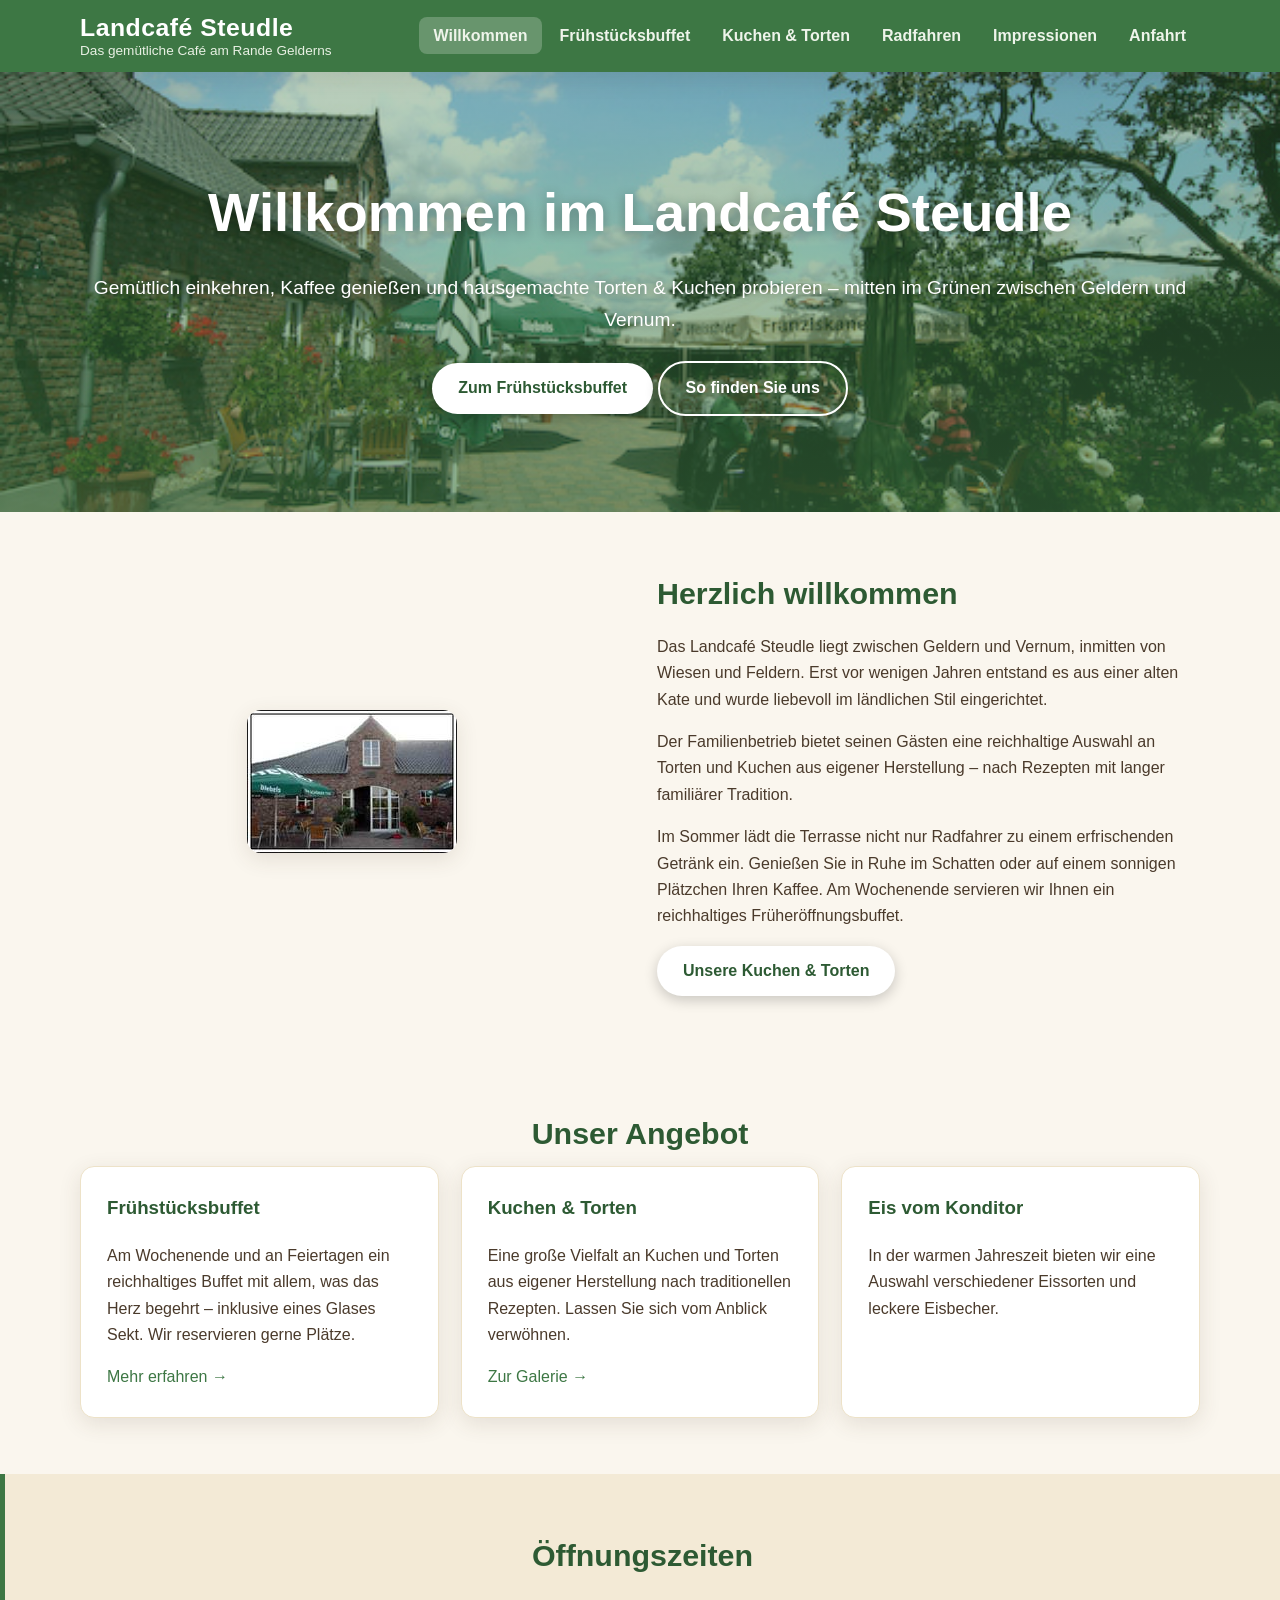
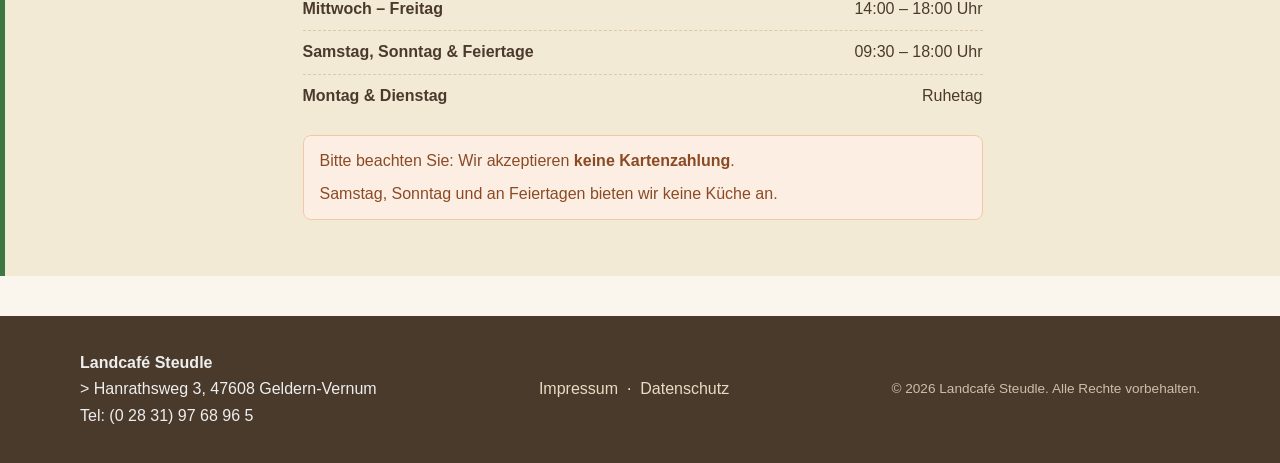
<file: www.landcafe-steudle.de/index.html>
<!DOCTYPE html>
<html lang="de">
<head>
<meta charset="utf-8">
<meta name="viewport" content="width=device-width, initial-scale=1">
<title>Landcafé Steudle – Gemütliches Café bei Geldern</title>
<meta name="description" content="Das Landcafé Steudle zwischen Geldern und Vernum: Kuchen und Torten aus eigener Herstellung, Frühstücksbuffet am Wochenende, Eis vom Konditor und eine gemütliche Terrasse entlang der Geldern-Route.">
<meta name="author" content="Landcafé Steudle">
<link rel="stylesheet" href="assets/css/style.css">
</head>
<body>

<header class="site-header">
  <div class="container header-inner">
    <div class="brand">
      <a class="name" href="index.html">Landcafé Steudle</a>
      <span class="tagline">Das gemütliche Café am Rande Gelderns</span>
    </div>
    <button class="nav-toggle" aria-label="Menü öffnen">☰</button>
    <nav class="main-nav" aria-label="Hauptnavigation">
      <ul>
        <li><a class="active" href="index.html">Willkommen</a></li>
        <li><a href="fruehstuecksbuffet.html">Frühstücksbuffet</a></li>
        <li><a href="kuchen-und-torten.html">Kuchen &amp; Torten</a></li>
        <li><a href="radfahren.html">Radfahren</a></li>
        <li><a href="impressionen.html">Impressionen</a></li>
        <li><a href="anfahrt.html">Anfahrt</a></li>
      </ul>
    </nav>
  </div>
</header>

<section class="hero">
  <div class="container">
    <h1>Willkommen im Landcafé Steudle</h1>
    <p>Gemütlich einkehren, Kaffee genießen und hausgemachte Torten &amp; Kuchen probieren – mitten im Grünen zwischen Geldern und Vernum.</p>
    <a class="btn" href="fruehstuecksbuffet.html">Zum Frühstücksbuffet</a>
    <a class="btn btn-ghost" href="anfahrt.html">So finden Sie uns</a>
  </div>
</section>

<section>
  <div class="container intro-grid">
    <img src="assets/img/welcome.jpg" alt="Ein Blick in das Landcafé Steudle">
    <div>
      <h2 class="section-title" style="text-align:left;">Herzlich willkommen</h2>
      <p>Das Landcafé Steudle liegt zwischen Geldern und Vernum, inmitten von Wiesen und Feldern. Erst vor wenigen Jahren entstand es aus einer alten Kate und wurde liebevoll im ländlichen Stil eingerichtet.</p>
      <p>Der Familienbetrieb bietet seinen Gästen eine reichhaltige Auswahl an Torten und Kuchen aus eigener Herstellung – nach Rezepten mit langer familiärer Tradition.</p>
      <p>Im Sommer lädt die Terrasse nicht nur Radfahrer zu einem erfrischenden Getränk ein. Genießen Sie in Ruhe im Schatten oder auf einem sonnigen Plätzchen Ihren Kaffee. Am Wochenende servieren wir Ihnen ein reichhaltiges Früheröffnungsbuffet.</p>
      <a class="btn" href="kuchen-und-torten.html">Unsere Kuchen &amp; Torten</a>
    </div>
  </div>
</section>

<section class="container">
  <h2 class="section-title">Unser Angebot</h2>
  <div class="flex-cards">
    <article class="card">
      <h3>Frühstücksbuffet</h3>
      <p>Am Wochenende und an Feiertagen ein reichhaltiges Buffet mit allem, was das Herz begehrt – inklusive eines Glases Sekt. Wir reservieren gerne Plätze.</p>
      <a href="fruehstuecksbuffet.html">Mehr erfahren →</a>
    </article>
    <article class="card">
      <h3>Kuchen &amp; Torten</h3>
      <p>Eine große Vielfalt an Kuchen und Torten aus eigener Herstellung nach traditionellen Rezepten. Lassen Sie sich vom Anblick verwöhnen.</p>
      <a href="kuchen-und-torten.html">Zur Galerie →</a>
    </article>
    <article class="card">
      <h3>Eis vom Konditor</h3>
      <p>In der warmen Jahreszeit bieten wir eine Auswahl verschiedener Eissorten und leckere Eisbecher.</p>
    </article>
  </div>
</section>

<section class="hours">
  <div class="container" style="max-width:680px;">
    <h2 class="section-title">Öffnungszeiten</h2>
    <ul>
      <li><span class="day">Mittwoch – Freitag</span><span>14:00 – 18:00 Uhr</span></li>
      <li><span class="day">Samstag, Sonntag &amp; Feiertage</span><span>09:30 – 18:00 Uhr</span></li>
      <li><span class="day">Montag &amp; Dienstag</span><span>Ruhetag</span></li>
    </ul>
    <div class="note">
      <p style="margin:0 0 6px;">Bitte beachten Sie: Wir akzeptieren <strong>keine Kartenzahlung</strong>.</p>
      <p style="margin:0;">Samstag, Sonntag und an Feiertagen bieten wir keine Küche an.</p>
    </div>
  </div>
</section>

<footer class="site-footer">
  <div class="container footer-inner">
    <div>
      <p style="margin:0;"><p style="margin:0;"><strong>Landcafé Steudle</strong><br>>
      Hanrathsweg 3, 47608 Geldern-Vernum<br>
      Tel: (0 28 31) 97 68 96 5</p>
    </div>
    <div>
      <a href="impressum.html">Impressum</a> &nbsp;·&nbsp; <a href="datenschutz.html">Datenschutz</a>
    </div>
    <p class="copy">© 2026 Landcafé Steudle. Alle Rechte vorbehalten.</p>
  </div>
</footer>

<script src="assets/js/main.js"></script>
</body>
</html>
</file>
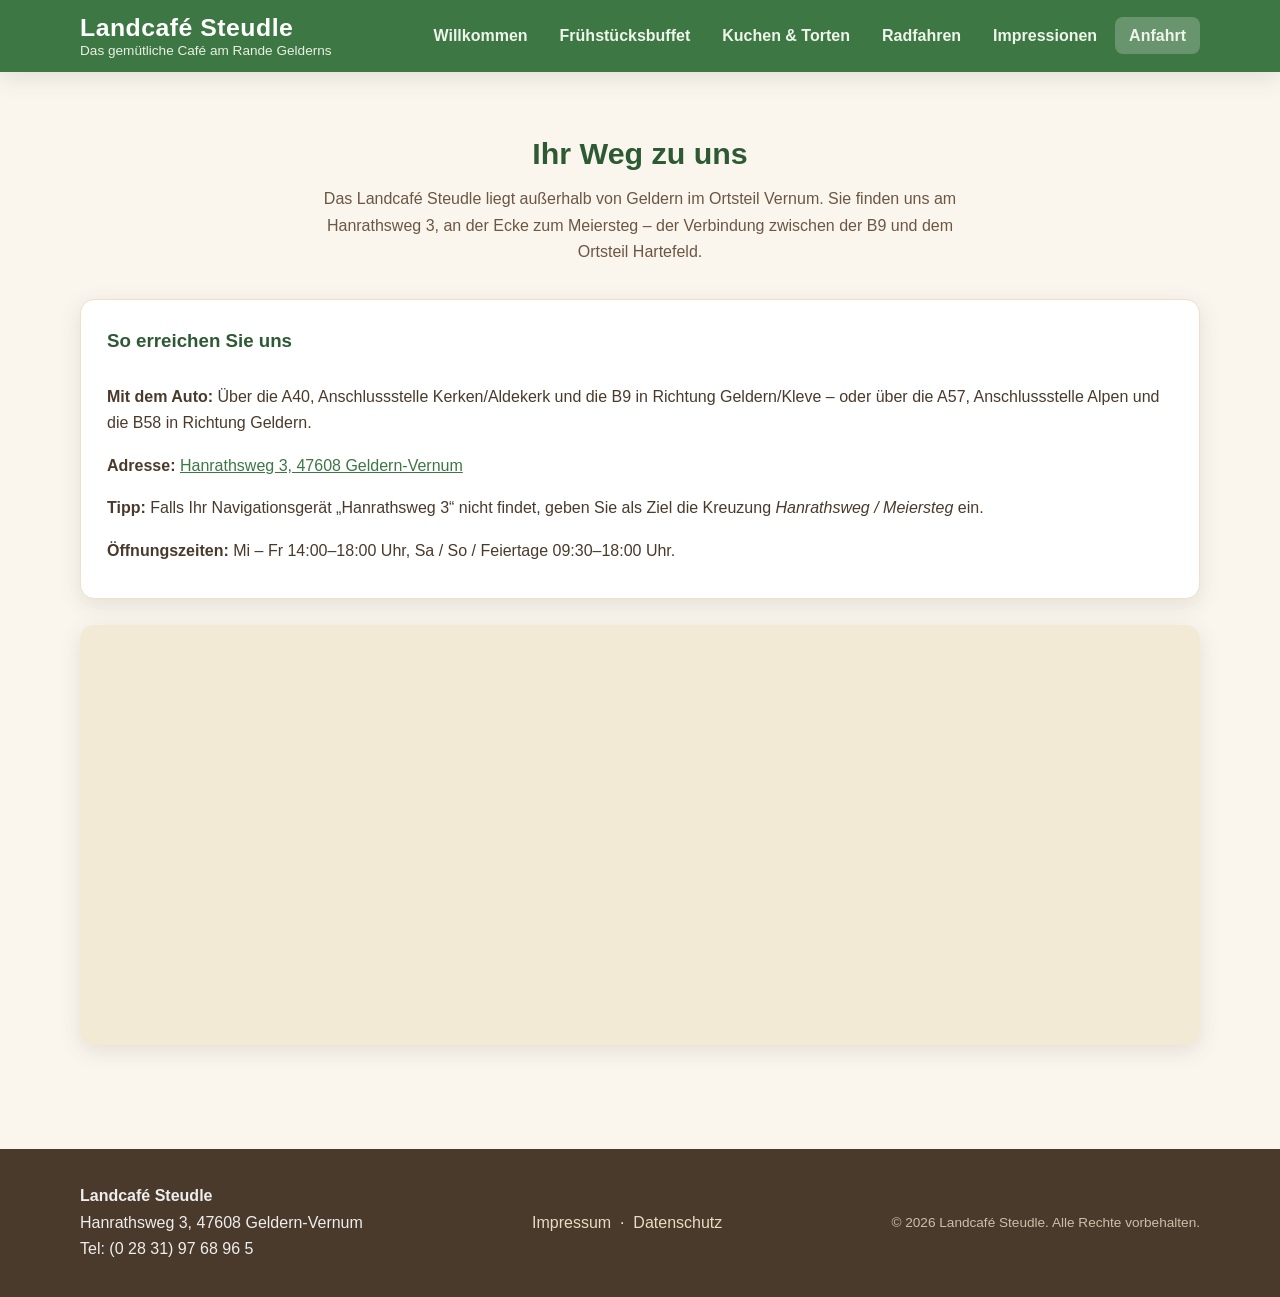
<file: www.landcafe-steudle.de/anfahrt.html>
<!DOCTYPE html>
<html lang="de">
<head>
<meta charset="utf-8">
<meta name="viewport" content="width=device-width, initial-scale=1">
<title>Anfahrt – Landcafé Steudle</title>
<meta name="description" content="Das Landcafé Steudle liegt außerhalb von Geldern im Ortsteil Vernum: Hanrathsweg 3, an der Ecke zum Meiersteg zwischen B9 und Hartefeld.">
<link rel="stylesheet" href="assets/css/style.css">
</head>
<body>

<header class="site-header">
  <div class="container header-inner">
    <div class="brand">
      <a class="name" href="index.html">Landcafé Steudle</a>
      <span class="tagline">Das gemütliche Café am Rande Gelderns</span>
    </div>
    <button class="nav-toggle" aria-label="Menü öffnen">☰</button>
    <nav class="main-nav" aria-label="Hauptnavigation">
      <ul>
        <li><a href="index.html">Willkommen</a></li>
        <li><a href="fruehstuecksbuffet.html">Frühstücksbuffet</a></li>
        <li><a href="kuchen-und-torten.html">Kuchen &amp; Torten</a></li>
        <li><a href="radfahren.html">Radfahren</a></li>
        <li><a href="impressionen.html">Impressionen</a></li>
        <li><a class="active" href="anfahrt.html">Anfahrt</a></li>
      </ul>
    </nav>
  </div>
</header>

<section>
  <div class="container">
    <h2 class="section-title">Ihr Weg zu uns</h2>
    <p class="section-sub" style="max-width:680px;margin-inline:auto;">Das Landcafé Steudle liegt außerhalb von Geldern im Ortsteil Vernum. Sie finden uns am Hanrathsweg 3, an der Ecke zum Meiersteg – der Verbindung zwischen der B9 und dem Ortsteil Hartefeld.</p>

    <div class="card" style="margin-bottom:26px;">
      <h3 style="color:var(--green-dark);">So erreichen Sie uns</h3>
      <ul class="contact-list">
        <li><strong>Mit dem Auto:</strong> Über die A40, Anschlussstelle Kerken/Aldekerk und die B9 in Richtung Geldern/Kleve – oder über die A57, Anschlussstelle Alpen und die B58 in Richtung Geldern.</li>
        <li><strong>Adresse:</strong> <a href="#" onclick="return openNav('Hanrathsweg 3, 47608 Geldern')" style="text-decoration:underline;">Hanrathsweg 3, 47608 Geldern-Vernum</a></li>
        <li><strong>Tipp:</strong> Falls Ihr Navigationsgerät „Hanrathsweg 3“ nicht findet, geben Sie als Ziel die Kreuzung <em>Hanrathsweg / Meiersteg</em> ein.</li>
        <li><strong>Öffnungszeiten:</strong> Mi – Fr 14:00–18:00 Uhr, Sa / So / Feiertage 09:30–18:00 Uhr.</li>
      </ul>
    </div>

    <iframe class="map-frame" title="Karte zum Landcafé Steudle" loading="lazy"
      src="https://www.openstreetmap.org/export/embed.html?bbox=6.3150%2C51.4700%2C6.3750%2C51.5250&amp;layer=mapnik&amp;marker=51.497605%2C6.345638">
    </iframe>
  </div>
</section>

<footer class="site-footer">
  <div class="container footer-inner">
    <div>
      <p style="margin:0;"><strong>Landcafé Steudle</strong><br>
      Hanrathsweg 3, 47608 Geldern-Vernum<br>
      Tel: (0 28 31) 97 68 96 5</p>
    </div>
    <div>
      <a href="impressum.html">Impressum</a> &nbsp;·&nbsp; <a href="datenschutz.html">Datenschutz</a>
    </div>
    <p class="copy">© 2026 Landcafé Steudle. Alle Rechte vorbehalten.</p>
  </div>
</footer>

<script src="assets/js/main.js"></script>
</body>
</html>
</file>
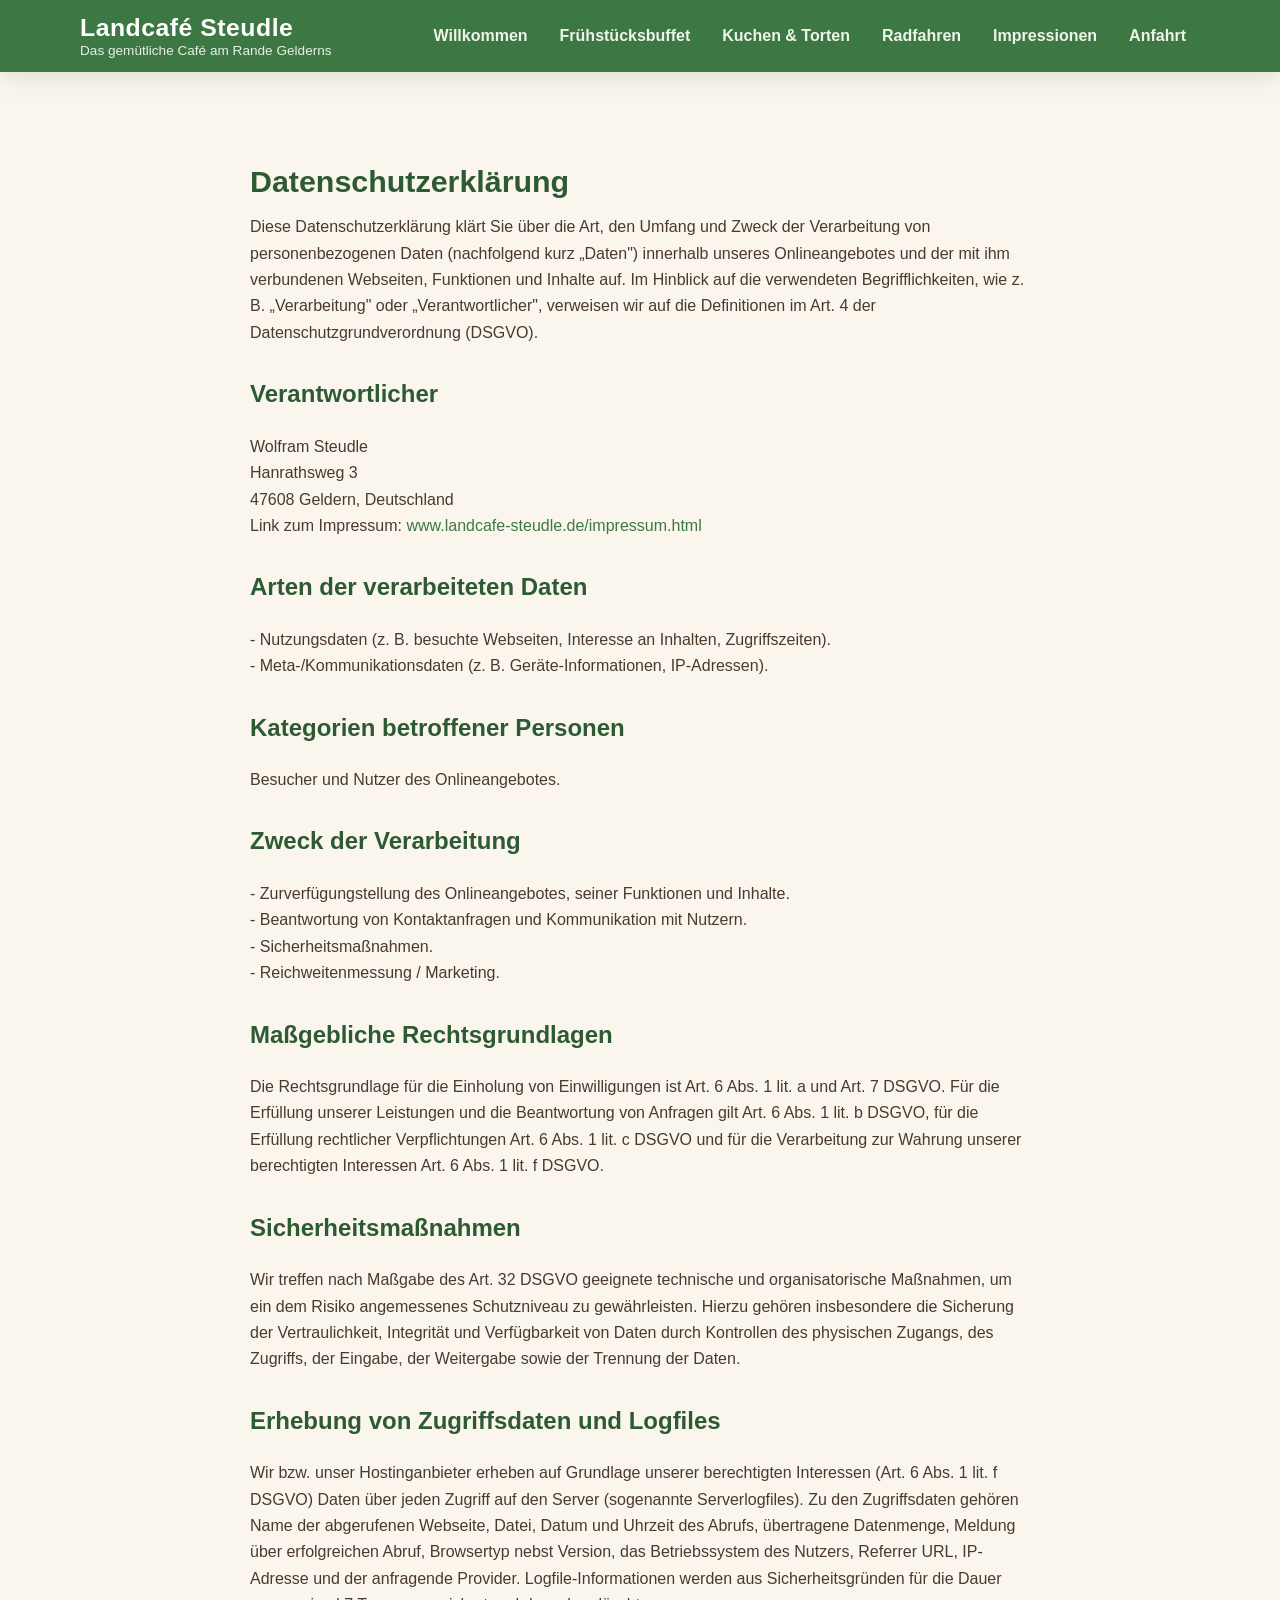
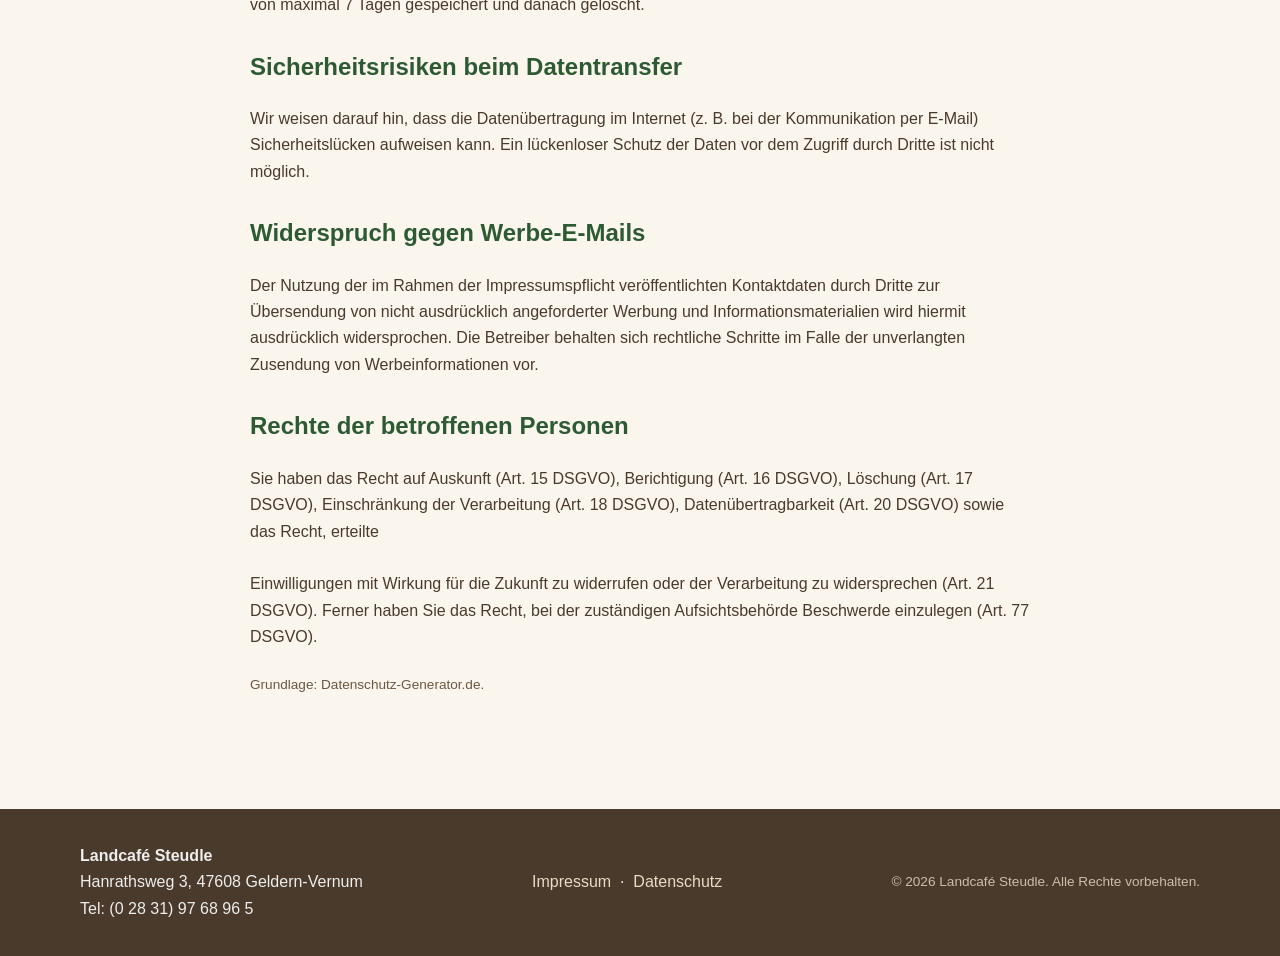
<file: www.landcafe-steudle.de/datenschutz.html>
<!DOCTYPE html>
<html lang="de">
<head>
<meta charset="utf-8">
<meta name="viewport" content="width=device-width, initial-scale=1">
<title>Datenschutzerklärung – Landcafé Steudle</title>
<link rel="stylesheet" href="assets/css/style.css">
</head>
<body>

<header class="site-header">
  <div class="container header-inner">
    <div class="brand">
      <a class="name" href="index.html">Landcafé Steudle</a>
      <span class="tagline">Das gemütliche Café am Rande Gelderns</span>
    </div>
    <button class="nav-toggle" aria-label="Menü öffnen">☰</button>
    <nav class="main-nav" aria-label="Hauptnavigation">
      <ul>
        <li><a href="index.html">Willkommen</a></li>
        <li><a href="fruehstuecksbuffet.html">Frühstücksbuffet</a></li>
        <li><a href="kuchen-und-torten.html">Kuchen &amp; Torten</a></li>
        <li><a href="radfahren.html">Radfahren</a></li>
        <li><a href="impressionen.html">Impressionen</a></li>
        <li><a href="anfahrt.html">Anfahrt</a></li>
      </ul>
    </nav>
  </div>
</header>

<section>
  <div class="container legal">
    <h2 class="section-title" style="text-align:left;">Datenschutzerklärung</h2>
    <p>Diese Datenschutzerklärung klärt Sie über die Art, den Umfang und Zweck der Verarbeitung von personenbezogenen Daten (nachfolgend kurz „Daten") innerhalb unseres Onlineangebotes und der mit ihm verbundenen Webseiten, Funktionen und Inhalte auf. Im Hinblick auf die verwendeten Begrifflichkeiten, wie z. B. „Verarbeitung" oder „Verantwortlicher", verweisen wir auf die Definitionen im Art. 4 der Datenschutzgrundverordnung (DSGVO).</p>

    <h2>Verantwortlicher</h2>
    <p>Wolfram Steudle<br>
    Hanrathsweg 3<br>
    47608 Geldern, Deutschland<br>
    Link zum Impressum: <a href="impressum.html">www.landcafe-steudle.de/impressum.html</a></p>

    <h2>Arten der verarbeiteten Daten</h2>
    <p>- Nutzungsdaten (z. B. besuchte Webseiten, Interesse an Inhalten, Zugriffszeiten).<br>
    - Meta-/Kommunikationsdaten (z. B. Geräte-Informationen, IP-Adressen).</p>

    <h2>Kategorien betroffener Personen</h2>
    <p>Besucher und Nutzer des Onlineangebotes.</p>

    <h2>Zweck der Verarbeitung</h2>
    <p>- Zurverfügungstellung des Onlineangebotes, seiner Funktionen und Inhalte.<br>
    - Beantwortung von Kontaktanfragen und Kommunikation mit Nutzern.<br>
    - Sicherheitsmaßnahmen.<br>
    - Reichweitenmessung / Marketing.</p>

    <h2>Maßgebliche Rechtsgrundlagen</h2>
    <p>Die Rechtsgrundlage für die Einholung von Einwilligungen ist Art. 6 Abs. 1 lit. a und Art. 7 DSGVO. Für die Erfüllung unserer Leistungen und die Beantwortung von Anfragen gilt Art. 6 Abs. 1 lit. b DSGVO, für die Erfüllung rechtlicher Verpflichtungen Art. 6 Abs. 1 lit. c DSGVO und für die Verarbeitung zur Wahrung unserer berechtigten Interessen Art. 6 Abs. 1 lit. f DSGVO.</p>

    <h2>Sicherheitsmaßnahmen</h2>
    <p>Wir treffen nach Maßgabe des Art. 32 DSGVO geeignete technische und organisatorische Maßnahmen, um ein dem Risiko angemessenes Schutzniveau zu gewährleisten. Hierzu gehören insbesondere die Sicherung der Vertraulichkeit, Integrität und Verfügbarkeit von Daten durch Kontrollen des physischen Zugangs, des Zugriffs, der Eingabe, der Weitergabe sowie der Trennung der Daten.</p>

    <h2>Erhebung von Zugriffsdaten und Logfiles</h2>
    <p>Wir bzw. unser Hostinganbieter erheben auf Grundlage unserer berechtigten Interessen (Art. 6 Abs. 1 lit. f DSGVO) Daten über jeden Zugriff auf den Server (sogenannte Serverlogfiles). Zu den Zugriffsdaten gehören Name der abgerufenen Webseite, Datei, Datum und Uhrzeit des Abrufs, übertragene Datenmenge, Meldung über erfolgreichen Abruf, Browsertyp nebst Version, das Betriebssystem des Nutzers, Referrer URL, IP-Adresse und der anfragende Provider. Logfile-Informationen werden aus Sicherheitsgründen für die Dauer von maximal 7 Tagen gespeichert und danach gelöscht.</p>

    <h2>Sicherheitsrisiken beim Datentransfer</h2>
    <p>Wir weisen darauf hin, dass die Datenübertragung im Internet (z. B. bei der Kommunikation per E-Mail) Sicherheitslücken aufweisen kann. Ein lückenloser Schutz der Daten vor dem Zugriff durch Dritte ist nicht möglich.</p>

    <h2>Widerspruch gegen Werbe-E-Mails</h2>
    <p>Der Nutzung der im Rahmen der Impressumspflicht veröffentlichten Kontaktdaten durch Dritte zur Übersendung von nicht ausdrücklich angeforderter Werbung und Informationsmaterialien wird hiermit ausdrücklich widersprochen. Die Betreiber behalten sich rechtliche Schritte im Falle der unverlangten Zusendung von Werbeinformationen vor.</p>

    <h2>Rechte der betroffenen Personen</h2>
    <p>Sie haben das Recht auf Auskunft (Art. 15 DSGVO), Berichtigung (Art. 16 DSGVO), Löschung (Art. 17 DSGVO), Einschränkung der Verarbeitung (Art. 18 DSGVO), Datenübertragbarkeit (Art. 20 DSGVO) sowie das Recht, erteilte<br><br>Einwilligungen mit Wirkung für die Zukunft zu widerrufen oder der Verarbeitung zu widersprechen (Art. 21 DSGVO). Ferner haben Sie das Recht, bei der zuständigen Aufsichtsbehörde Beschwerde einzulegen (Art. 77 DSGVO).</p>

    <p style="margin-top:24px;color:var(--brown-mid);font-size:.85rem;">Grundlage: Datenschutz-Generator.de.</p>
  </div>
</section>

<footer class="site-footer">
  <div class="container footer-inner">
    <div>
      <p style="margin:0;"><strong>Landcafé Steudle</strong><br>
      Hanrathsweg 3, 47608 Geldern-Vernum<br>
      Tel: (0 28 31) 97 68 96 5</p>
    </div>
    <div>
      <a href="impressum.html">Impressum</a> &nbsp;·&nbsp; <a href="datenschutz.html">Datenschutz</a>
    </div>
    <p class="copy">© 2026 Landcafé Steudle. Alle Rechte vorbehalten.</p>
  </div>
</footer>

<script src="assets/js/main.js"></script>
</body>
</html>
</file>
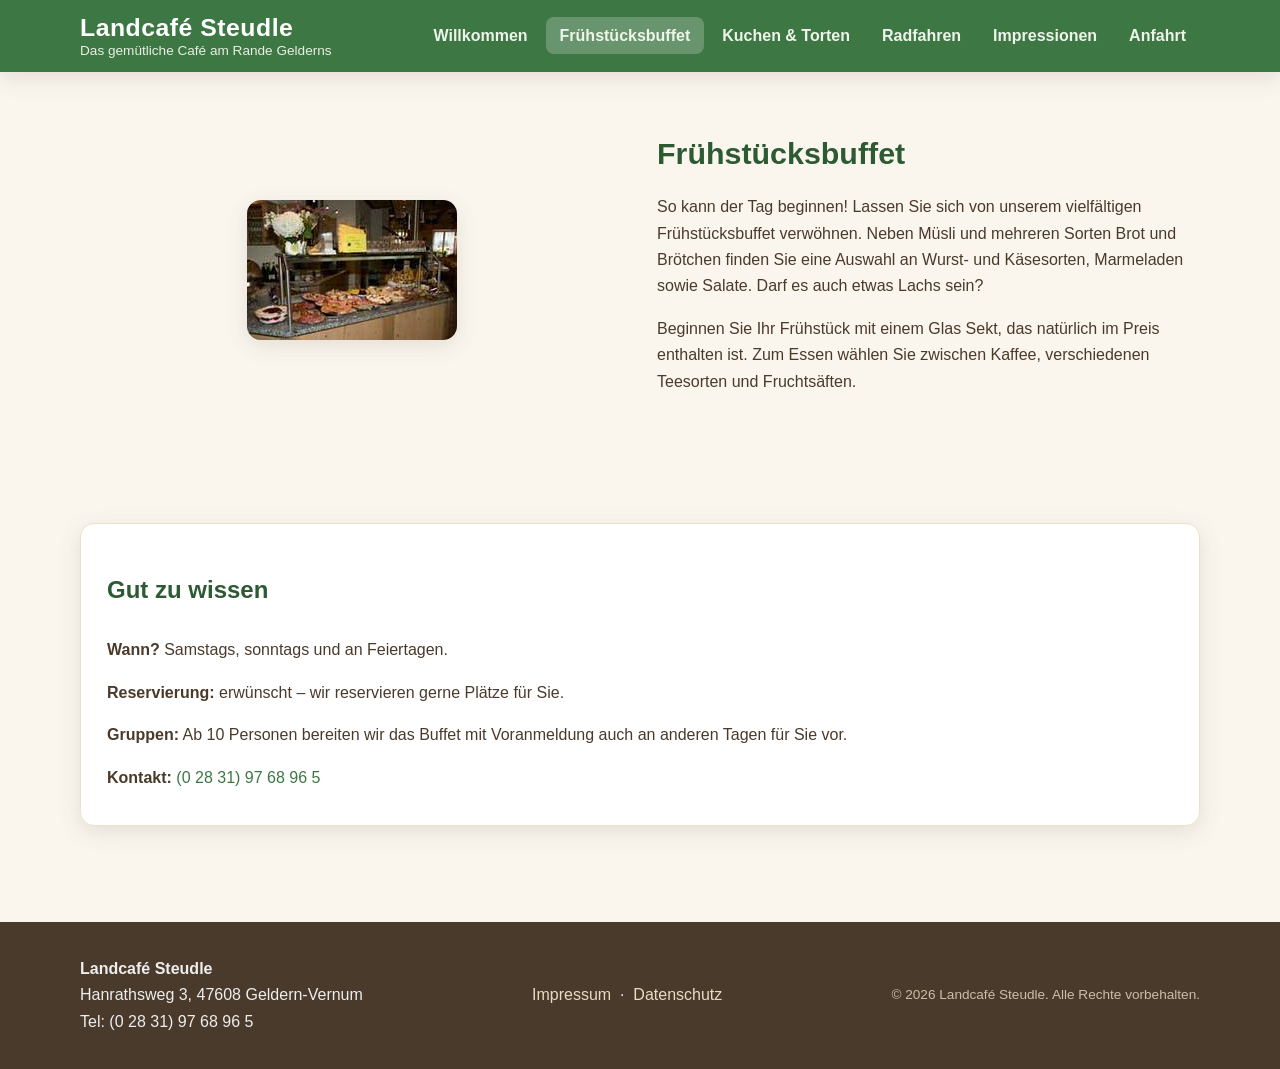
<file: www.landcafe-steudle.de/fruehstuecksbuffet.html>
<!DOCTYPE html>
<html lang="de">
<head>
<meta charset="utf-8">
<meta name="viewport" content="width=device-width, initial-scale=1">
<title>Frühstücksbuffet – Landcafé Steudle</title>
<meta name="description" content="Reichhaltiges Frühstücksbuffet am Wochenende und an Feiertagen im Landcafé Steudle. Reservierung erwünscht – auch für Gruppen ab 10 Personen.">
<link rel="stylesheet" href="assets/css/style.css">
</head>
<body>

<header class="site-header">
  <div class="container header-inner">
    <div class="brand">
      <a class="name" href="index.html">Landcafé Steudle</a>
      <span class="tagline">Das gemütliche Café am Rande Gelderns</span>
    </div>
    <button class="nav-toggle" aria-label="Menü öffnen">☰</button>
    <nav class="main-nav" aria-label="Hauptnavigation">
      <ul>
        <li><a href="index.html">Willkommen</a></li>
        <li><a class="active" href="fruehstuecksbuffet.html">Frühstücksbuffet</a></li>
        <li><a href="kuchen-und-torten.html">Kuchen &amp; Torten</a></li>
        <li><a href="radfahren.html">Radfahren</a></li>
        <li><a href="impressionen.html">Impressionen</a></li>
        <li><a href="anfahrt.html">Anfahrt</a></li>
      </ul>
    </nav>
  </div>
</header>

<section>
  <div class="container intro-grid">
    <img src="assets/img/fruehstueck.jpg" alt="Reichhaltiges Frühstücksbuffet im Landcafé Steudle">
    <div>
      <h2 class="section-title" style="text-align:left;">Frühstücksbuffet</h2>
      <p>So kann der Tag beginnen! Lassen Sie sich von unserem vielfältigen Frühstücksbuffet verwöhnen. Neben Müsli und mehreren Sorten Brot und Brötchen finden Sie eine Auswahl an Wurst- und Käsesorten, Marmeladen sowie Salate. Darf es auch etwas Lachs sein?</p>
      <p>Beginnen Sie Ihr Frühstück mit einem Glas Sekt, das natürlich im Preis enthalten ist. Zum Essen wählen Sie zwischen Kaffee, verschiedenen Teesorten und Fruchtsäften.</p>
    </div>
  </div>
</section>

<section class="container">
  <div class="card">
    <h2 style="color:var(--green-dark);">Gut zu wissen</h2>
    <ul class="contact-list">
      <li><strong>Wann?</strong> Samstags, sonntags und an Feiertagen.</li>
      <li><strong>Reservierung:</strong> erwünscht – wir reservieren gerne Plätze für Sie.</li>
      <li><strong>Gruppen:</strong> Ab 10 Personen bereiten wir das Buffet mit Voranmeldung auch an anderen Tagen für Sie vor.</li>
      <li><strong>Kontakt:</strong> <a href="tel:+4928319768965">(0 28 31) 97 68 96 5</a></li>
    </ul>
  </div>
</section>

<footer class="site-footer">
  <div class="container footer-inner">
    <div>
      <p style="margin:0;"><strong>Landcafé Steudle</strong><br>
      Hanrathsweg 3, 47608 Geldern-Vernum<br>
      Tel: (0 28 31) 97 68 96 5</p>
    </div>
    <div>
      <a href="impressum.html">Impressum</a> &nbsp;·&nbsp; <a href="datenschutz.html">Datenschutz</a>
    </div>
    <p class="copy">© 2026 Landcafé Steudle. Alle Rechte vorbehalten.</p>
  </div>
</footer>

<script src="assets/js/main.js"></script>
</body>
</html>
</file>
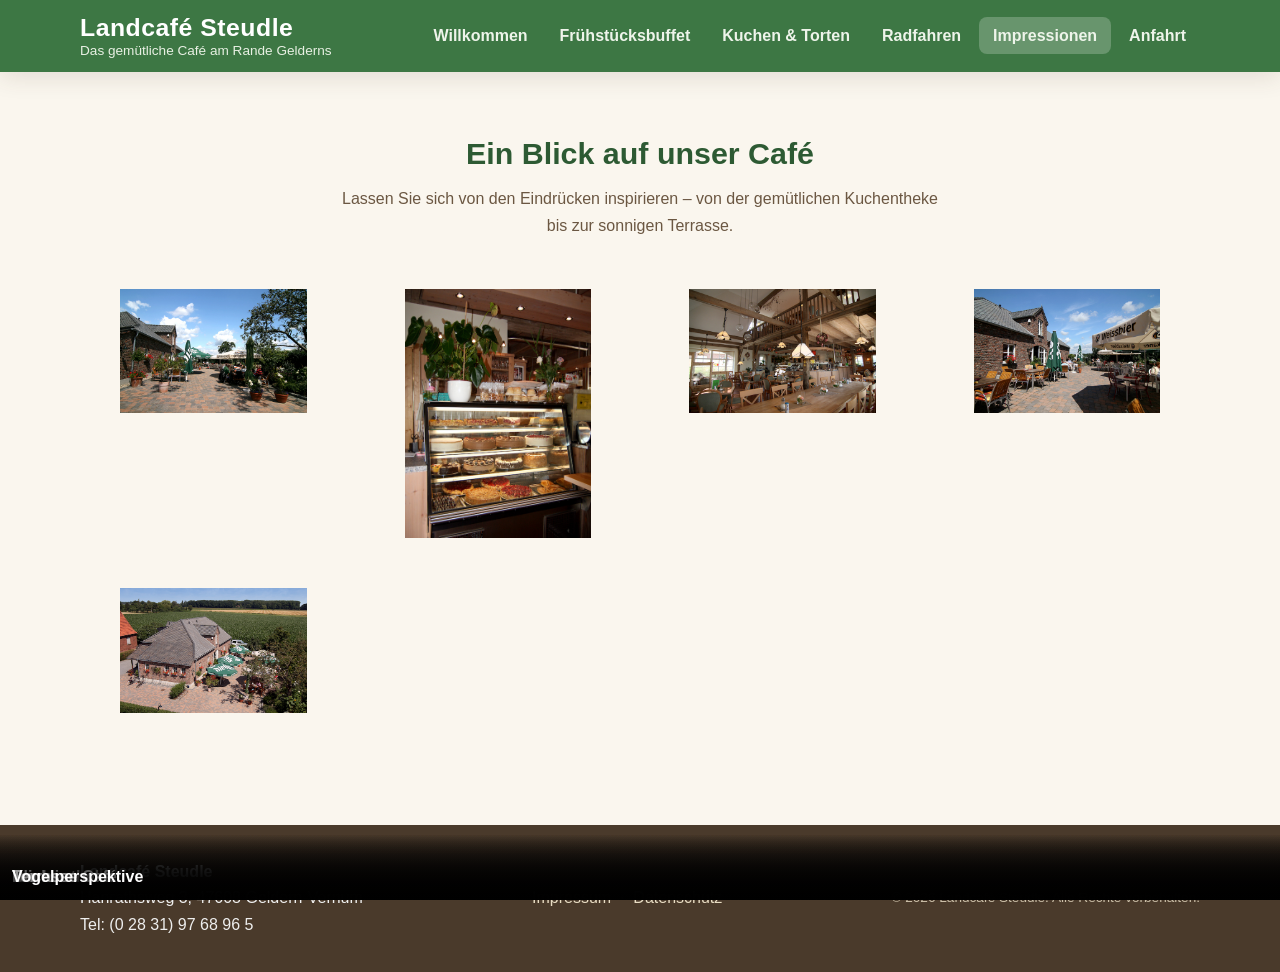
<file: www.landcafe-steudle.de/impressionen.html>
<!DOCTYPE html>
<html lang="de">
<head>
<meta charset="utf-8">
<meta name="viewport" content="width=device-width, initial-scale=1">
<title>Impressionen – Landcafé Steudle</title>
<meta name="description" content="Ein Blick auf das Landcafé Steudle: Terrasse, Kuchentheke und gemütliches Café – lassen Sie sich von den Eindrücken inspirieren.">
<link rel="stylesheet" href="assets/css/style.css">
</head>
<body>

<header class="site-header">
  <div class="container header-inner">
    <div class="brand">
      <a class="name" href="index.html">Landcafé Steudle</a>
      <span class="tagline">Das gemütliche Café am Rande Gelderns</span>
    </div>
    <button class="nav-toggle" aria-label="Menü öffnen">☰</button>
    <nav class="main-nav" aria-label="Hauptnavigation">
      <ul>
        <li><a href="index.html">Willkommen</a></li>
        <li><a href="fruehstuecksbuffet.html">Frühstücksbuffet</a></li>
        <li><a href="kuchen-und-torten.html">Kuchen &amp; Torten</a></li>
        <li><a href="radfahren.html">Radfahren</a></li>
        <li><a class="active" href="impressionen.html">Impressionen</a></li>
        <li><a href="anfahrt.html">Anfahrt</a></li>
      </ul>
    </nav>
  </div>
</header>

<section>
  <div class="container">
    <h2 class="section-title">Ein Blick auf unser Café</h2>
    <p class="section-sub" style="max-width:600px;margin-inline:auto;">Lassen Sie sich von den Eindrücken inspirieren – von der gemütlichen Kuchentheke bis zur sonnigen Terrasse.</p>
    <div class="gallery">
      <figure>
        <a href="#" data-full="assets/img/imp-terrasse.jpg"><img src="assets/img/imp-terrasse.jpg" alt="Die Terrasse des Landcafé Steudle"></a>
        <figcaption>Terrasse</figcaption>
      </figure>
      <figure>
        <a href="#" data-full="assets/img/imp-kuchentheke.jpg"><img src="assets/img/imp-kuchentheke.jpg" alt="Die Kuchentheke im Landcafé Steudle"></a>
        <figcaption>Kuchentheke</figcaption>
      </figure>
      <figure>
        <a href="#" data-full="assets/img/imp-cafe.jpg"><img src="assets/img/imp-cafe.jpg" alt="Blick ins Café"></a>
        <figcaption>Blick ins Café</figcaption>
      </figure>
      <figure>
        <a href="#" data-full="assets/img/imp-terrasse2.jpg"><img src="assets/img/imp-terrasse2.jpg" alt="Die Terrasse im Sommer"></a>
        <figcaption>Terrasse</figcaption>
      </figure>
      <figure>
        <a href="#" data-full="assets/img/imp-vogelperspektive.jpg"><img src="assets/img/imp-vogelperspektive.jpg" alt="Das Landcafé Steudle aus der Vogelperspektive"></a>
        <figcaption>Vogelperspektive</figcaption>
      </figure>
    </div>
  </div>
</section>

<footer class="site-footer">
  <div class="container footer-inner">
    <div>
      <p style="margin:0;"><strong>Landcafé Steudle</strong><br>
      Hanrathsweg 3, 47608 Geldern-Vernum<br>
      Tel: (0 28 31) 97 68 96 5</p>
    </div>
    <div>
      <a href="impressum.html">Impressum</a> &nbsp;·&nbsp; <a href="datenschutz.html">Datenschutz</a>
    </div>
    <p class="copy">© 2026 Landcafé Steudle. Alle Rechte vorbehalten.</p>
  </div>
</footer>

<div class="lightbox" id="lightbox" role="dialog" aria-modal="true">
  <button class="lb-close" id="lightbox-close" aria-label="Schließen">×</button>
  <img id="lightbox-img" alt="Vergrößerte Ansicht">
</div>

<script src="assets/js/main.js"></script>
</body>
</html>
</file>
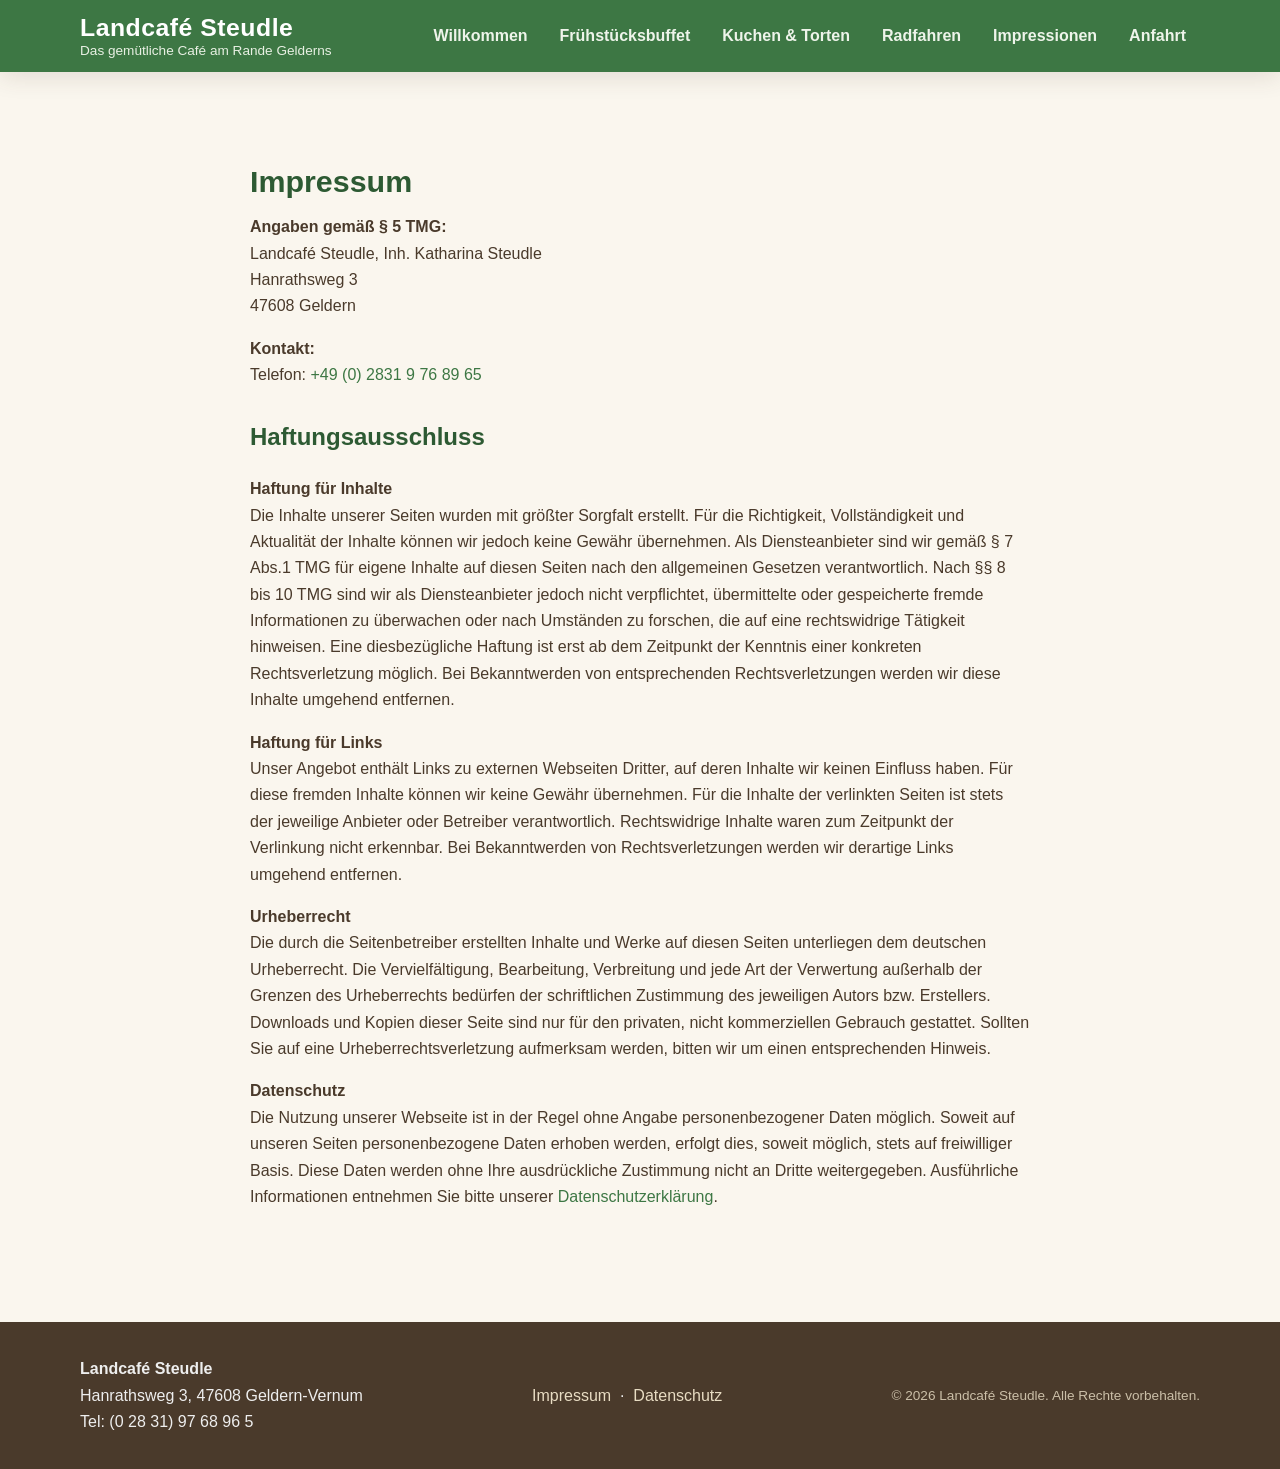
<file: www.landcafe-steudle.de/impressum.html>
<!DOCTYPE html>
<html lang="de">
<head>
<meta charset="utf-8">
<meta name="viewport" content="width=device-width, initial-scale=1">
<title>Impressum – Landcafé Steudle</title>
<link rel="stylesheet" href="assets/css/style.css">
</head>
<body>

<header class="site-header">
  <div class="container header-inner">
    <div class="brand">
      <a class="name" href="index.html">Landcafé Steudle</a>
      <span class="tagline">Das gemütliche Café am Rande Gelderns</span>
    </div>
    <button class="nav-toggle" aria-label="Menü öffnen">☰</button>
    <nav class="main-nav" aria-label="Hauptnavigation">
      <ul>
        <li><a href="index.html">Willkommen</a></li>
        <li><a href="fruehstuecksbuffet.html">Frühstücksbuffet</a></li>
        <li><a href="kuchen-und-torten.html">Kuchen &amp; Torten</a></li>
        <li><a href="radfahren.html">Radfahren</a></li>
        <li><a href="impressionen.html">Impressionen</a></li>
        <li><a href="anfahrt.html">Anfahrt</a></li>
      </ul>
    </nav>
  </div>
</header>

<section>
  <div class="container legal">
    <h2 class="section-title" style="text-align:left;">Impressum</h2>
    <p><strong>Angaben gemäß § 5 TMG:</strong><br>
    Landcafé Steudle, Inh. Katharina Steudle<br>
    Hanrathsweg 3<br>
    47608 Geldern</p>
    <p><strong>Kontakt:</strong><br>
    Telefon: <a href="tel:+4928319768965">+49 (0) 2831 9 76 89 65</a></p>

    <h2>Haftungsausschluss</h2>
    <p><strong>Haftung für Inhalte</strong><br>
    Die Inhalte unserer Seiten wurden mit größter Sorgfalt erstellt. Für die Richtigkeit, Vollständigkeit und Aktualität der Inhalte können wir jedoch keine Gewähr übernehmen. Als Diensteanbieter sind wir gemäß § 7 Abs.1 TMG für eigene Inhalte auf diesen Seiten nach den allgemeinen Gesetzen verantwortlich. Nach §§ 8 bis 10 TMG sind wir als Diensteanbieter jedoch nicht verpflichtet, übermittelte oder gespeicherte fremde Informationen zu überwachen oder nach Umständen zu forschen, die auf eine rechtswidrige Tätigkeit hinweisen. Eine diesbezügliche Haftung ist erst ab dem Zeitpunkt der Kenntnis einer konkreten Rechtsverletzung möglich. Bei Bekanntwerden von entsprechenden Rechtsverletzungen werden wir diese Inhalte umgehend entfernen.</p>

    <p><strong>Haftung für Links</strong><br>
    Unser Angebot enthält Links zu externen Webseiten Dritter, auf deren Inhalte wir keinen Einfluss haben. Für diese fremden Inhalte können wir keine Gewähr übernehmen. Für die Inhalte der verlinkten Seiten ist stets der jeweilige Anbieter oder Betreiber verantwortlich. Rechtswidrige Inhalte waren zum Zeitpunkt der Verlinkung nicht erkennbar. Bei Bekanntwerden von Rechtsverletzungen werden wir derartige Links umgehend entfernen.</p>

    <p><strong>Urheberrecht</strong><br>
    Die durch die Seitenbetreiber erstellten Inhalte und Werke auf diesen Seiten unterliegen dem deutschen Urheberrecht. Die Vervielfältigung, Bearbeitung, Verbreitung und jede Art der Verwertung außerhalb der Grenzen des Urheberrechts bedürfen der schriftlichen Zustimmung des jeweiligen Autors bzw. Erstellers. Downloads und Kopien dieser Seite sind nur für den privaten, nicht kommerziellen Gebrauch gestattet. Sollten Sie auf eine Urheberrechtsverletzung aufmerksam werden, bitten wir um einen entsprechenden Hinweis.</p>

    <p><strong>Datenschutz</strong><br>
    Die Nutzung unserer Webseite ist in der Regel ohne Angabe personenbezogener Daten möglich. Soweit auf unseren Seiten personenbezogene Daten erhoben werden, erfolgt dies, soweit möglich, stets auf freiwilliger Basis. Diese Daten werden ohne Ihre ausdrückliche Zustimmung nicht an Dritte weitergegeben. Ausführliche Informationen entnehmen Sie bitte unserer <a href="datenschutz.html">Datenschutzerklärung</a>.</p>
  </div>
</section>

<footer class="site-footer">
  <div class="container footer-inner">
    <div>
      <p style="margin:0;"><strong>Landcafé Steudle</strong><br>
      Hanrathsweg 3, 47608 Geldern-Vernum<br>
      Tel: (0 28 31) 97 68 96 5</p>
    </div>
    <div>
      <a href="impressum.html">Impressum</a> &nbsp;·&nbsp; <a href="datenschutz.html">Datenschutz</a>
    </div>
    <p class="copy">© 2026 Landcafé Steudle. Alle Rechte vorbehalten.</p>
  </div>
</footer>

<script src="assets/js/main.js"></script>
</body>
</html>
</file>
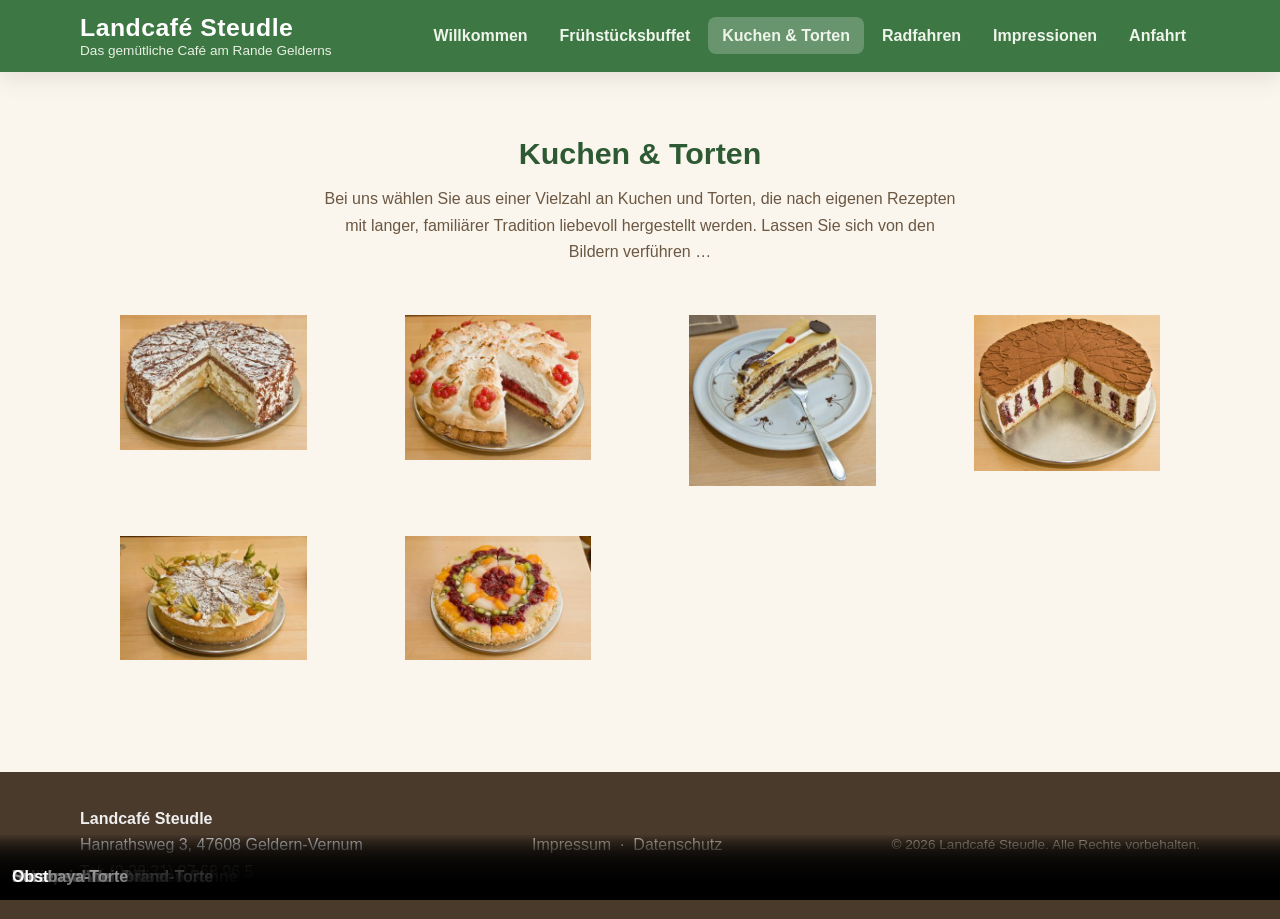
<file: www.landcafe-steudle.de/kuchen-und-torten.html>
<!DOCTYPE html>
<html lang="de">
<head>
<meta charset="utf-8">
<meta name="viewport" content="width=device-width, initial-scale=1">
<title>Kuchen &amp; Torten – Landcafé Steudle</title>
<meta name="description" content="Kuchen und Torten aus eigener Herstellung nach Rezepten mit langer familiärer Tradition. Eine Auswahl unserer Kreationen im Landcafé Steudle.">
<link rel="stylesheet" href="assets/css/style.css">
</head>
<body>

<header class="site-header">
  <div class="container header-inner">
    <div class="brand">
      <a class="name" href="index.html">Landcafé Steudle</a>
      <span class="tagline">Das gemütliche Café am Rande Gelderns</span>
    </div>
    <button class="nav-toggle" aria-label="Menü öffnen">☰</button>
    <nav class="main-nav" aria-label="Hauptnavigation">
      <ul>
        <li><a href="index.html">Willkommen</a></li>
        <li><a href="fruehstuecksbuffet.html">Frühstücksbuffet</a></li>
        <li><a class="active" href="kuchen-und-torten.html">Kuchen &amp; Torten</a></li>
        <li><a href="radfahren.html">Radfahren</a></li>
        <li><a href="impressionen.html">Impressionen</a></li>
        <li><a href="anfahrt.html">Anfahrt</a></li>
      </ul>
    </nav>
  </div>
</header>

<section>
  <div class="container">
    <h2 class="section-title">Kuchen &amp; Torten</h2>
    <p class="section-sub" style="max-width:640px;margin-inline:auto;">Bei uns wählen Sie aus einer Vielzahl an Kuchen und Torten, die nach eigenen Rezepten mit langer, familiärer Tradition liebevoll hergestellt werden. Lassen Sie sich von den Bildern verführen …</p>
    <div class="gallery">
      <figure>
        <a href="#" data-full="assets/img/torte-birnen-full.jpg"><img src="assets/img/torte-birnen.jpg" alt="Williams-Christ-Birnen-Sahne-Torte"></a>
        <figcaption>Williams-Christ-Birnen-Sahne</figcaption>
      </figure>
      <figure>
        <a href="#" data-full="assets/img/torte-johannisbeer-full.jpg"><img src="assets/img/torte-johannisbeer.jpg" alt="Johannisbeer-Baiser-Torte"></a>
        <figcaption>Johannisbeer-Baiser</figcaption>
      </figure>
      <figure>
        <a href="#" data-full="assets/img/torte-marzipan-full.jpg"><img src="assets/img/torte-marzipan.jpg" alt="Marzipan-Weinbrand-Torte"></a>
        <figcaption>Marzipan-Weinbrand-Torte</figcaption>
      </figure>
      <figure>
        <a href="#" data-full="assets/img/torte-herrensahne-full.jpg"><img src="assets/img/torte-herrensahne-full.jpg" alt="Herrensahnen-Torte"></a>
        <figcaption>Herrensahne</figcaption>
      </figure>
      <figure>
        <a href="#" data-full="assets/img/torte-surabaya-full.jpg"><img src="assets/img/torte-surabaya.jpg" alt="Surabaya-Torte"></a>
        <figcaption>Surabaya-Torte</figcaption>
      </figure>
      <figure>
        <a href="#" data-full="assets/img/torte-obst-full.jpg"><img src="assets/img/torte-obst.jpg" alt="Obsttorte"></a>
        <figcaption>Obst</figcaption>
      </figure>
    </div>
  </div>
</section>

<footer class="site-footer">
  <div class="container footer-inner">
    <div>
      <p style="margin:0;"><strong>Landcafé Steudle</strong><br>
      Hanrathsweg 3, 47608 Geldern-Vernum<br>
      Tel: (0 28 31) 97 68 96 5</p>
    </div>
    <div>
      <a href="impressum.html">Impressum</a> &nbsp;·&nbsp; <a href="datenschutz.html">Datenschutz</a>
    </div>
    <p class="copy">© 2026 Landcafé Steudle. Alle Rechte vorbehalten.</p>
  </div>
</footer>

<div class="lightbox" id="lightbox" role="dialog" aria-modal="true">
  <button class="lb-close" id="lightbox-close" aria-label="Schließen">×</button>
  <img id="lightbox-img" alt="Vergrößerte Ansicht">
</div>

<script src="assets/js/main.js"></script>
</body>
</html>
</file>
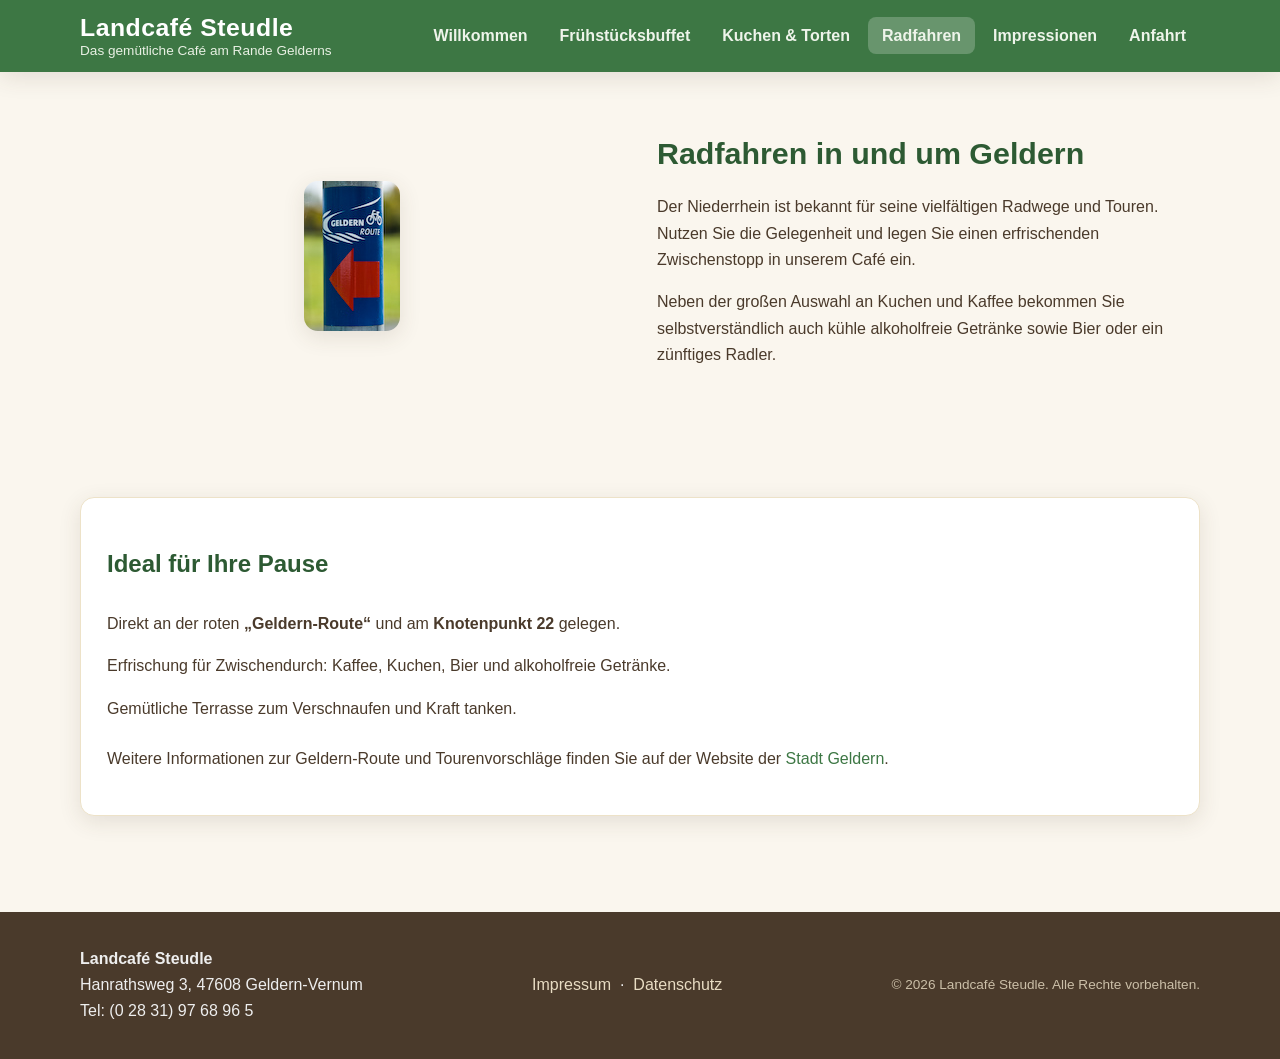
<file: www.landcafe-steudle.de/radfahren.html>
<!DOCTYPE html>
<html lang="de">
<head>
<meta charset="utf-8">
<meta name="viewport" content="width=device-width, initial-scale=1">
<title>Radfahren – Landcafé Steudle</title>
<meta name="description" content="Das Landcafé Steudle liegt direkt an der Geldern-Route und am Knotenpunkt 22. Erfrischender Zwischenstopp für Radfahrer am Niederrhein.">
<link rel="stylesheet" href="assets/css/style.css">
</head>
<body>

<header class="site-header">
  <div class="container header-inner">
    <div class="brand">
      <a class="name" href="index.html">Landcafé Steudle</a>
      <span class="tagline">Das gemütliche Café am Rande Gelderns</span>
    </div>
    <button class="nav-toggle" aria-label="Menü öffnen">☰</button>
    <nav class="main-nav" aria-label="Hauptnavigation">
      <ul>
        <li><a href="index.html">Willkommen</a></li>
        <li><a href="fruehstuecksbuffet.html">Frühstücksbuffet</a></li>
        <li><a href="kuchen-und-torten.html">Kuchen &amp; Torten</a></li>
        <li><a class="active" href="radfahren.html">Radfahren</a></li>
        <li><a href="impressionen.html">Impressionen</a></li>
        <li><a href="anfahrt.html">Anfahrt</a></li>
      </ul>
    </nav>
  </div>
</header>

<section>
  <div class="container intro-grid">
    <img src="assets/img/radfahren.jpg" alt="Radfahren rund um das Landcafé Steudle">
    <div>
      <h2 class="section-title" style="text-align:left;">Radfahren in und um Geldern</h2>
      <p>Der Niederrhein ist bekannt für seine vielfältigen Radwege und Touren. Nutzen Sie die Gelegenheit und legen Sie einen erfrischenden Zwischenstopp in unserem Café ein.</p>
      <p>Neben der großen Auswahl an Kuchen und Kaffee bekommen Sie selbstverständlich auch kühle alkoholfreie Getränke sowie Bier oder ein zünftiges Radler.</p>
    </div>
  </div>
</section>

<section class="container">
  <div class="card">
    <h2 style="color:var(--green-dark);">Ideal für Ihre Pause</h2>
    <ul class="contact-list">
      <li>Direkt an der roten <strong>„Geldern-Route“</strong> und am <strong>Knotenpunkt 22</strong> gelegen.</li>
      <li>Erfrischung für Zwischendurch: Kaffee, Kuchen, Bier und alkoholfreie Getränke.</li>
      <li>Gemütliche Terrasse zum Verschnaufen und Kraft tanken.</li>
    </ul>
    <p>Weitere Informationen zur Geldern-Route und Tourenvorschläge finden Sie auf der Website der <a href="https://www.geldern.de/de/freizeit-tourismus/radwandern/" target="_blank" rel="noopener">Stadt Geldern</a>.</p>
  </div>
</section>

<footer class="site-footer">
  <div class="container footer-inner">
    <div>
      <p style="margin:0;"><strong>Landcafé Steudle</strong><br>
      Hanrathsweg 3, 47608 Geldern-Vernum<br>
      Tel: (0 28 31) 97 68 96 5</p>
    </div>
    <div>
      <a href="impressum.html">Impressum</a> &nbsp;·&nbsp; <a href="datenschutz.html">Datenschutz</a>
    </div>
    <p class="copy">© 2026 Landcafé Steudle. Alle Rechte vorbehalten.</p>
  </div>
</footer>

<script src="assets/js/main.js"></script>
</body>
</html>
</file>
<file: www.landcafe-steudle.de/assets/css/style.css>
:root {
  --green: #3d7744;
  --green-dark: #2d5a33;
  --cream: #faf6ee;
  --warm: #f3ead6;
  --brown: #4a3a2b;
  --brown-mid: #6b5742;
  --brick: #a3572f;
  --shadow: 0 6px 22px rgba(74, 58, 43, 0.12);
  --radius: 14px;
}

* { box-sizing: border-box; }

html { scroll-behavior: smooth; }

body {
  margin: 0;
  font-family: "Segoe UI", "Trebuchet MS", Verdana, Arial, sans-serif;
  color: var(--brown);
  background: var(--cream);
  line-height: 1.65;
}

img { max-width: 100%; height: auto; display: block; }

a { color: var(--green); text-decoration: none; }
a:hover { color: var(--green-dark); text-decoration: underline; }

.container { width: min(1120px, 92%); margin: 0 auto; }

/* ---------- Header / Nav ---------- */
.site-header {
  background: var(--green);
  color: #fff;
  box-shadow: var(--shadow);
  position: sticky;
  top: 0;
  z-index: 50;
}
.header-inner {
  display: flex;
  align-items: center;
  justify-content: space-between;
  gap: 20px;
  padding: 14px 0;
}
.brand { display: flex; flex-direction: column; line-height: 1.15; }
.brand .name { font-size: 1.55rem; font-weight: 700; letter-spacing: .5px; color: #fff; }
.brand .tagline { font-size: .85rem; color: #e8f0e3; }

.main-nav ul {
  list-style: none;
  margin: 0;
  padding: 0;
  display: flex;
  gap: 4px;
}
.main-nav a {
  color: #eef4ea;
  padding: 10px 14px;
  border-radius: 8px;
  font-weight: 600;
  transition: background .2s;
}
.main-nav a:hover { background: rgba(255,255,255,.16); text-decoration: none; color: #fff; }
.main-nav a.active { background: rgba(255,255,255,.22); }

.nav-toggle {
  display: none;
  background: none;
  border: 1px solid rgba(255,255,255,.5);
  color: #fff;
  font-size: 1.4rem;
  border-radius: 8px;
  cursor: pointer;
  padding: 4px 12px;
}

/* ---------- Hero ---------- */
.hero {
  background:
    linear-gradient(180deg, rgba(61,119,68,.35), rgba(61,119,68,.62)),
    url("../img/imp-terrasse.jpg") center / cover no-repeat;
  color: #fff;
  text-align: center;
  padding: 96px 20px;
}
.hero h1 { font-size: clamp(2rem, 5vw, 3.4rem); margin: 0 0 14px; text-shadow: 0 2px 12px rgba(0,0,0,.3); }
.hero p { font-size: 1.2rem; margin: 0 0 26px; text-shadow: 0 1px 8px rgba(0,0,0,.35); }

.btn {
  display: inline-block;
  background: #fff;
  color: var(--green-dark);
  font-weight: 700;
  padding: 12px 26px;
  border-radius: 999px;
  box-shadow: 0 4px 14px rgba(0,0,0,.2);
  transition: transform .15s;
}
.btn:hover { transform: translateY(-2px); text-decoration: none; color: var(--green-dark); }
.btn.btn-ghost { background: transparent; border: 2px solid #fff; color: #fff; }

/* ---------- Sections ---------- */
section { padding: 56px 0; }
.section-title {
  text-align: center;
  color: var(--green-dark);
  font-size: 1.9rem;
  margin: 0 0 8px;
}
.section-sub { text-align: center; color: var(--brown-mid); margin: 0 0 34px; }

.card {
  background: #fff;
  border: 1px solid #ede2c8;
  border-radius: var(--radius);
  padding: 26px;
  box-shadow: var(--shadow);
}
.card h3 { margin-top: 0; color: var(--green-dark); }

/* intro split image+text */
.intro-grid {
  display: grid;
  grid-template-columns: 1fr 1fr;
  gap: 34px;
  align-items: center;
}
.intro-grid img { border-radius: var(--radius); box-shadow: var(--shadow); margin: 0 auto; }

/* info cards */
.flex-cards { display: grid; grid-template-columns: repeat(auto-fit, minmax(240px, 1fr)); gap: 22px; }

/* ---------- Opening hours ---------- */
.hours {
  background: var(--warm);
  border-left: 5px solid var(--green);
}
.hours ul { list-style: none; margin: 0; padding: 0; }
.hours li { display: flex; justify-content: space-between; gap: 14px; padding: 8px 0; border-bottom: 1px dashed #dcc9a6; }
.hours li:last-child { border-bottom: none; }
.hours .day { font-weight: 600; }

.note {
  background: #fdeee4;
  border: 1px solid #f2c9a8;
  border-radius: 8px;
  padding: 12px 16px;
  color: #8a4b24;
  margin-top: 18px;
}

/* ---------- Gallery ---------- */
.gallery {
  display: grid;
  grid-template-columns: repeat(auto-fill, minmax(240px, 1fr));
  gap: 18px;
}
.gallery a {
  position: relative;
  border-radius: var(--radius);
  overflow: hidden;
  box-shadow: var(--shadow);
}
.gallery img { transition: transform .3s; width: 100%; }
.gallery a:hover img { transform: scale(1.05); }
.gallery figcaption {
  position: absolute;
  inset: auto 0 0 0;
  background: linear-gradient(180deg, transparent, rgba(0,0,0,.7));
  color: #fff;
  padding: 30px 12px 10px;
  font-weight: 600;
}

/* ---------- Map ---------- */
.map-frame {
  border: 0;
  width: 100%;
  height: 420px;
  border-radius: var(--radius);
  box-shadow: var(--shadow);
  background: var(--warm);
}

/* ---------- Contact / legal ---------- */
.contact-list { list-style: none; margin: 0; padding: 0; }
.contact-list li { padding: 8px 0; }

.legal { max-width: 780px; }
.legal p { margin: 0 0 16px; }
.legal h2 { color: var(--green-dark); margin-top: 28px; }

/* ---------- Footer ---------- */
.site-footer {
  background: var(--brown);
  color: #eee;
  margin-top: 40px;
  padding: 34px 0;
}
.footer-inner { display: flex; flex-wrap: wrap; gap: 30px; justify-content: space-between; align-items: center; }
.site-footer a { color: #e8dcc3; }
.site-footer .copy { font-size: .85rem; color: #cbbfa8; }

/* ---------- Lightbox ---------- */
.lightbox {
  display: none;
  position: fixed;
  inset: 0;
  background: rgba(0,0,0,.9);
  z-index: 100;
  align-items: center;
  justify-content: center;
  padding: 30px;
}
.lightbox.open { display: flex; }
.lightbox img { max-width: 92%; max-height: 90vh; border-radius: 8px; }
.lightbox .lb-close {
  position: absolute;
  top: 18px;
  right: 26px;
  font-size: 2.4rem;
  color: #fff;
  cursor: pointer;
  background: none;
  border: none;
}

/* ---------- Responsive ---------- */
@media (max-width: 820px) {
  .intro-grid { grid-template-columns: 1fr; }
  .nav-toggle { display: block; }
  .main-nav {
    display: none;
    flex-direction: column;
    width: 100%;
    padding: 6px 0 14px;
  }
  .main-nav.open { display: flex; }
  .header-inner { flex-wrap: wrap; }
}
</file>
